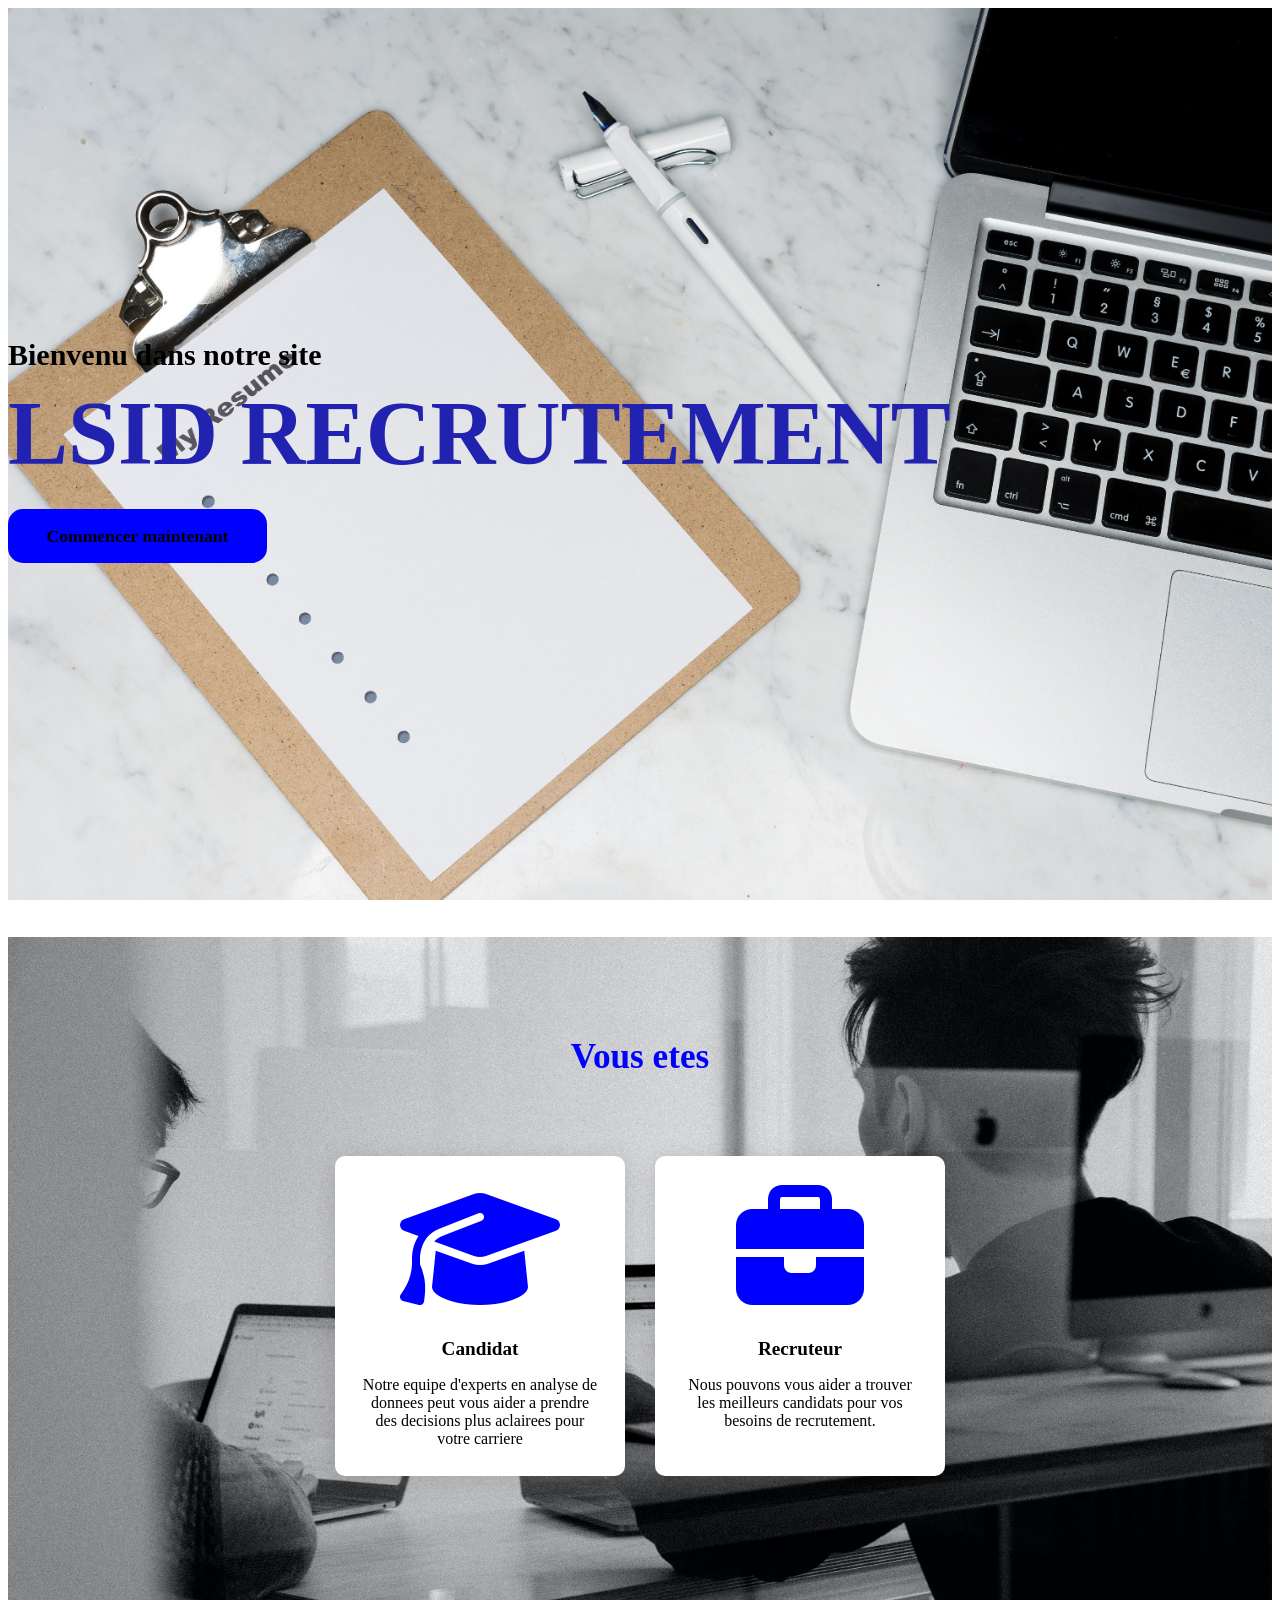
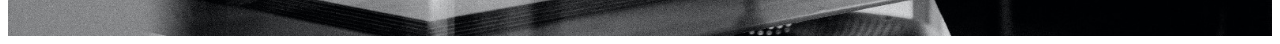
<file: index.html>
<!DOCTYPE html>
<html>
  <head>
    <title>site</title>
    <link rel="stylesheet" href="https://cdnjs.cloudflare.com/ajax/libs/font-awesome/6.3.0/css/all.min.css" >
    <style>
      .main{
    width: 100%;
    min-height: 100vh;
    display: flex;
    align-items: center;
    background: url(images/BACK1.jpeg.jpg) no-repeat;
    background-size:cover;
    background-position: center center;
    background-attachment: fixed;}

  
  .main h2{
    color:black;
    font-size: 30px;
    font-weight: 900;
  }
  
  .main h2 span{
    display: inline-block;
    font-family:Lato;
    margin-top: 10px;
    color: rgb(34, 34, 177);
    font-size: 3em;
    font-weight: 600;
  }
  .main-bin{
    color: black;
    background-color: blue;
    text-decoration: none;
    font-size: 1.1em;
    font-weight: 600;
    display: inline-block;
    padding: 0.9375em 2.187em;
    border-radius: 15px;
    margin-bottom: 40px;
    transition: 0.7s ease;
  }
  
  .main-bin:hover{
    background-color:rgb(252, 220, 220);
    transform: scale(1.1,1.1);
  }
  
  .social-icons a{
    color: blue;
    font-size: 4em;
    padding-right: 100px;
  }
  
  .title{
    display: flex;
    justify-content: center;
    color: blue;
    font-size: 2.2em;
    font-weight: 800;
    padding-top: 100px;
  }
  
  .content{
    display: flex;
    justify-content: center;
    flex-direction: row;
    flex-wrap: wrap;
    height: 530px;
  }
.cards{
  background: url(images/BACK2.jpeg.jpg) no-repeat;
  background-size: cover;
  
}
  .card{
    background-color: #fff;
    width: 15em;
    box-shadow: 0 5px 25px rgba(1 1 1 /15%);
    padding: 25px;
    margin: 15px;
   height: 270PX;
   border-radius: 10px;
   margin-top: 50px;
  }
  
  .card:hover{
    transform: scale(1.1);
    transition: 0.7s ease;
  }
  
  .icon{
    color: blue;
    font-size: 8em;
    text-align: center;
  }
  
  .info{
    text-align: center;
  }
  
  .info h3{
    color: blue;
    font-size: 1.2em;
    font-weight: 700;
    margin: 10px;
  }
  a{
    text-decoration: none;
  }
    </style>
    </head>
  <body>
<section class="main">
  <div>
      <h2>Bienvenu dans notre site<br><span>LSID RECRUTEMENT</span></h2> 
     
      <a href="#Services"  class="main-bin">Commencer maintenant</a>
      </div>
</section>

<section class="cards" id="Services">
  <h2 class="title">Vous etes</h2>
  <div class="content">
      <div class="card">
          <div class="icon">
            <i class="fa-solid fa-graduation-cap"></i>
          </div>
          <div class="info">
            <a class="a1 " href="connecter_C.php">
              <h3 style="color: black;">Candidat</h3>
              <p style="color: black;">Notre equipe d'experts en analyse de donnees peut vous aider a prendre des decisions plus aclairees pour votre carriere</p>
          </div>
      </div>
      <div class="card">
        <div class="icon">
          <i class="fa-solid fa-briefcase"></i>
          </div>
          <div class="info">
            <a class="a1" href="connecter_R.php">
              <h3 style="color: black;">Recruteur</h3>
              <p style="color: black;">Nous pouvons vous aider a trouver les meilleurs candidats pour vos besoins de recrutement.</p>
          </div>
      </div>
  </div>
</section>
</body>
</html>
</file>
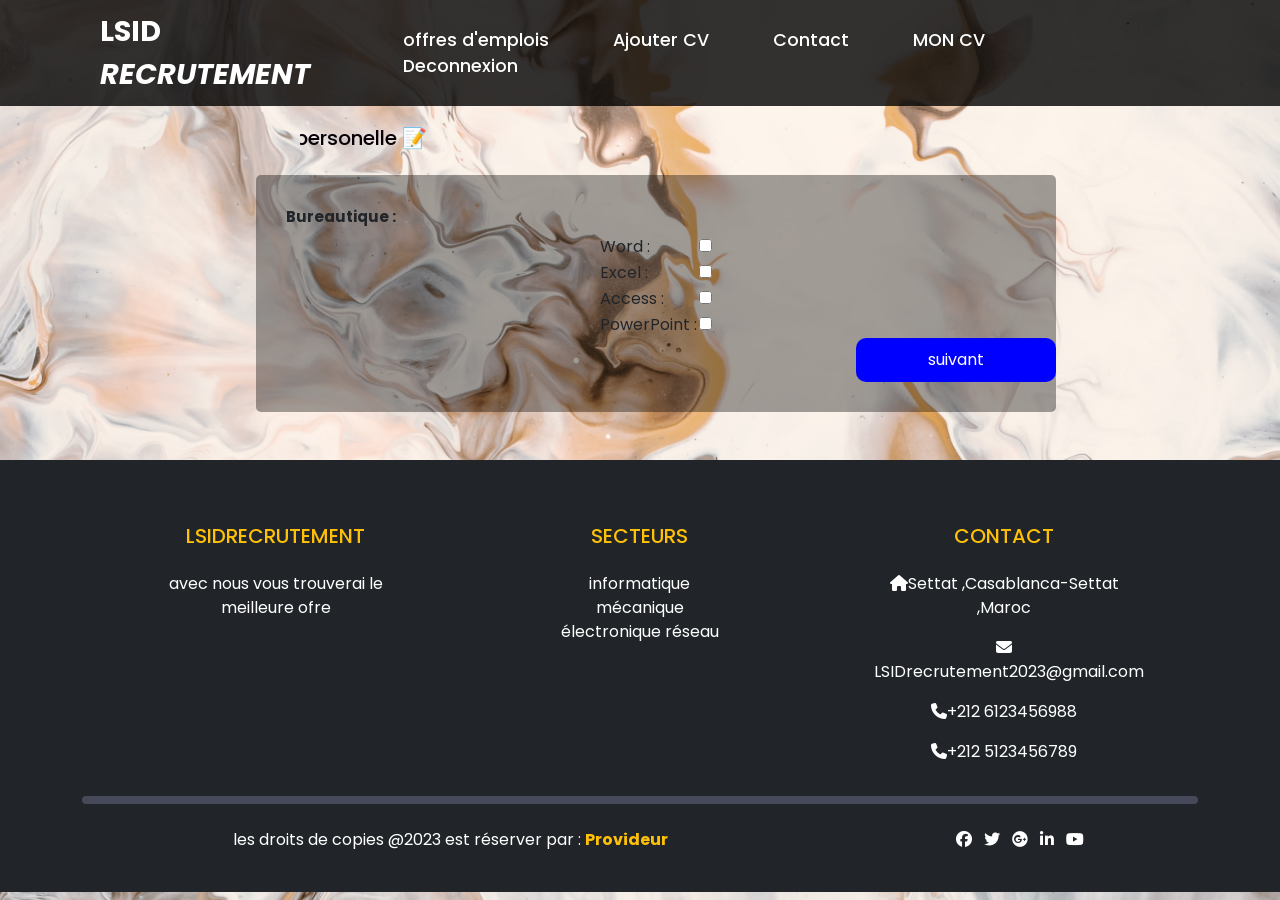
<file: bureautique.html>
<!DOCTYPE html>
<html lang="en">
<head>
    <meta charset="UTF-8">
    <meta http-equiv="X-UA-Compatible" content="IE=edge">
    <meta name="viewport" content="width=device-width, initial-scale=1.0">
    <title>bureautique</title>
    <link rel="stylesheet" href="https://cdnjs.cloudflare.com/ajax/libs/font-awesome/6.3.0/css/all.min.css" integrity="sha512-SzlrxWUlpfuzQ+pcUCosxcglQRNAq/DZjVsC0lE40xsADsfeQoEypE+enwcOiGjk/bSuGGKHEyjSoQ1zVisanQ==" crossorigin="anonymous" referrerpolicy="no-referrer" />
        <style>
            header{
  background-color:  rgba(0, 0, 0, 0.8);
  width: 100%;
 
  z-index: 999;
  display: flex;
  justify-content: space-between;
  align-items: center;
  padding: 10px 100px;
}
.logo{
  text-decoration: none;
  color: white;
  text-transform: uppercase;
  font-weight: 700;
  font-size: 1.8em;
}

.navigation a{
  color: white;
  text-decoration: none;
  font-size: 1.1em;
  font-weight: 500;
  padding: 30px;
}

.navigation a:hover{
  color: #daa520;
}
        </style>
    <link href="https://cdn.jsdelivr.net/npm/bootstrap@5.3.0-alpha1/dist/css/bootstrap.min.css" rel="stylesheet" integrity="sha384-GLhlTQ8iRABdZLl6O3oVMWSktQOp6b7In1Zl3/Jr59b6EGGoI1aFkw7cmDA6j6gD" crossorigin="anonymous">

    <link href="sytle1.css" rel="stylesheet">
    <script src="https://code.jquery.com/jquery-3.6.0.min.js"></script>
</head>
<body>
    <header>
        <a href="#" class="logo">LSID<em class="e1"> recrutement</em></a>
        <nav class="navigation">
            <a href="acueil_condidat.php">offres d'emplois</a>
            <a href="profil.php">Ajouter CV</a>
            <a href="#foot">Contact</a>
            <a href="cv.php">MON CV</a>
            <a href="deconnexion_C.php">Deconnexion</a>
        </nav>
    </header>
       <div class="h5">
        <h5 > <marquee behavior="" direction="right"> remplir votre profil professionnelle et personelle  📝</marquee> </h5>

    </div>
    <form action="bureautique.php" method="post">
        <label>Bureautique : </label> 
                                                    
                                    
        <table class="nonMarg1">
    <tr ><td> Word :  </td>
        <td><input type="checkbox"  name="bureau[]" value="word" ></td></tr>
   <tr> 
    <td>Excel : </td><td><input type="checkbox" name="bureau[]" value="excel"></td></tr>
    <tr class=><td>Access : </td>
        <td><input type="checkbox" name="bureau[]" value="access"></td></tr>
    <tr class=><td>PowerPoint :  </td>
        <td><input type="checkbox" name="bureau[]" value="PowerPoint" ></td></tr>
</table>
<button id="btn" name="suivant">suivant</button>
    </form>
</body>
<br>
<br>
<footer class="bg-dark text-white pt-5 pb-4">
    <div class="container text-center text-md-left"> 
        <div class="row text-center text-md-left">
            <div class="col-md-3 col-xl-3 mx-auto mt-3">
            <h5 class="text-uppercase mb-4 font-weight-bold text-warning">LSIDrecrutement
            </h5>
            <p>avec nous vous trouverai le meilleure ofre</p>
            
        </div>
<div class="col-md-2 col-lg-2 col-xl-2 mx-auto mt-3">
    <h5 class="text-uppercase mb-4 font-weight-bold text-warning"> Secteurs
    </h5>
    <p>
        <a href="#" class="text-white" style="text-decoration :none;">informatique</a>
   

    <a href="#" class="text-white" style="text-decoration :none;">mécanique</a>
    <a href="#" class="text-white" style="text-decoration :none;">électronique</a>
    <a href="#" class="text-white" style="text-decoration :none;">réseau</a>
</p>
</div>
<div class="col-md-4 col-lg-3 col-xl-3 mx-auto mt-3">
    <h5 class="text-uppercase mb-4 font-weight-bold text-warning" > Contact</h5>
    <p>
        <i class="fas fa-home mr-3"></i>Settat ,Casablanca-Settat ,Maroc
    </p>
    <p>
        <i class="fas fa-envelope mr-3"></i>LSIDrecrutement2023@gmail.com
    </p>
    <p>
        <i class="fas fa-phone mr-3"></i>+212 6123456988
    </p>
    <p>
        <i class="fas fa-phone mr-3"></i>+212 5123456789
    </p>
</div>
    </div>
    <hr class="mb-4">
    <div class="row alig-items-center">
        <div class="col-md-7 col-lg-8"> 
            <p>les droits de copies @2023 est réserver par :
                <a href="#" style="text-decoration: none;">
                    <strong class="text-warning">Provideur</strong>
                </a>

            </p>


        </div>
        <div class="col-md-5 col-lg-4">
            <div class="text-center text-md-right">
                <ul class="list-unstyled list-inline">
                    <li class="list-inline-item">
                   <a href="#" class="btn-floating btn-sm text-white"><i class="fab fa-facebook"></i></a>
                    </li>
                    <li class="list-inline-item">
                        <a href="#" class="btn-floating btn-sm text-white"><i class="fab fa-twitter"></i></a>
                         </li>
                         <li class="list-inline-item">
                            <a href="#" class="btn-floating btn-sm text-white"><i class="fab fa-google-plus"></i></a>

                             </li>
                             <li class="list-inline-item">
                                <a href="#" class="btn-floating btn-sm text-white"><i class="fab fa-linkedin-in"></i></a>
                                 </li>
                                 <li class="list-inline-item">
                                    <a href="#" class="btn-floating btn-sm text-white"><i class="fab fa-youtube"></i></a>
                                     </li>
            </div>

        </div>
    </div>
    </div>
</footer>
</html>
</file>
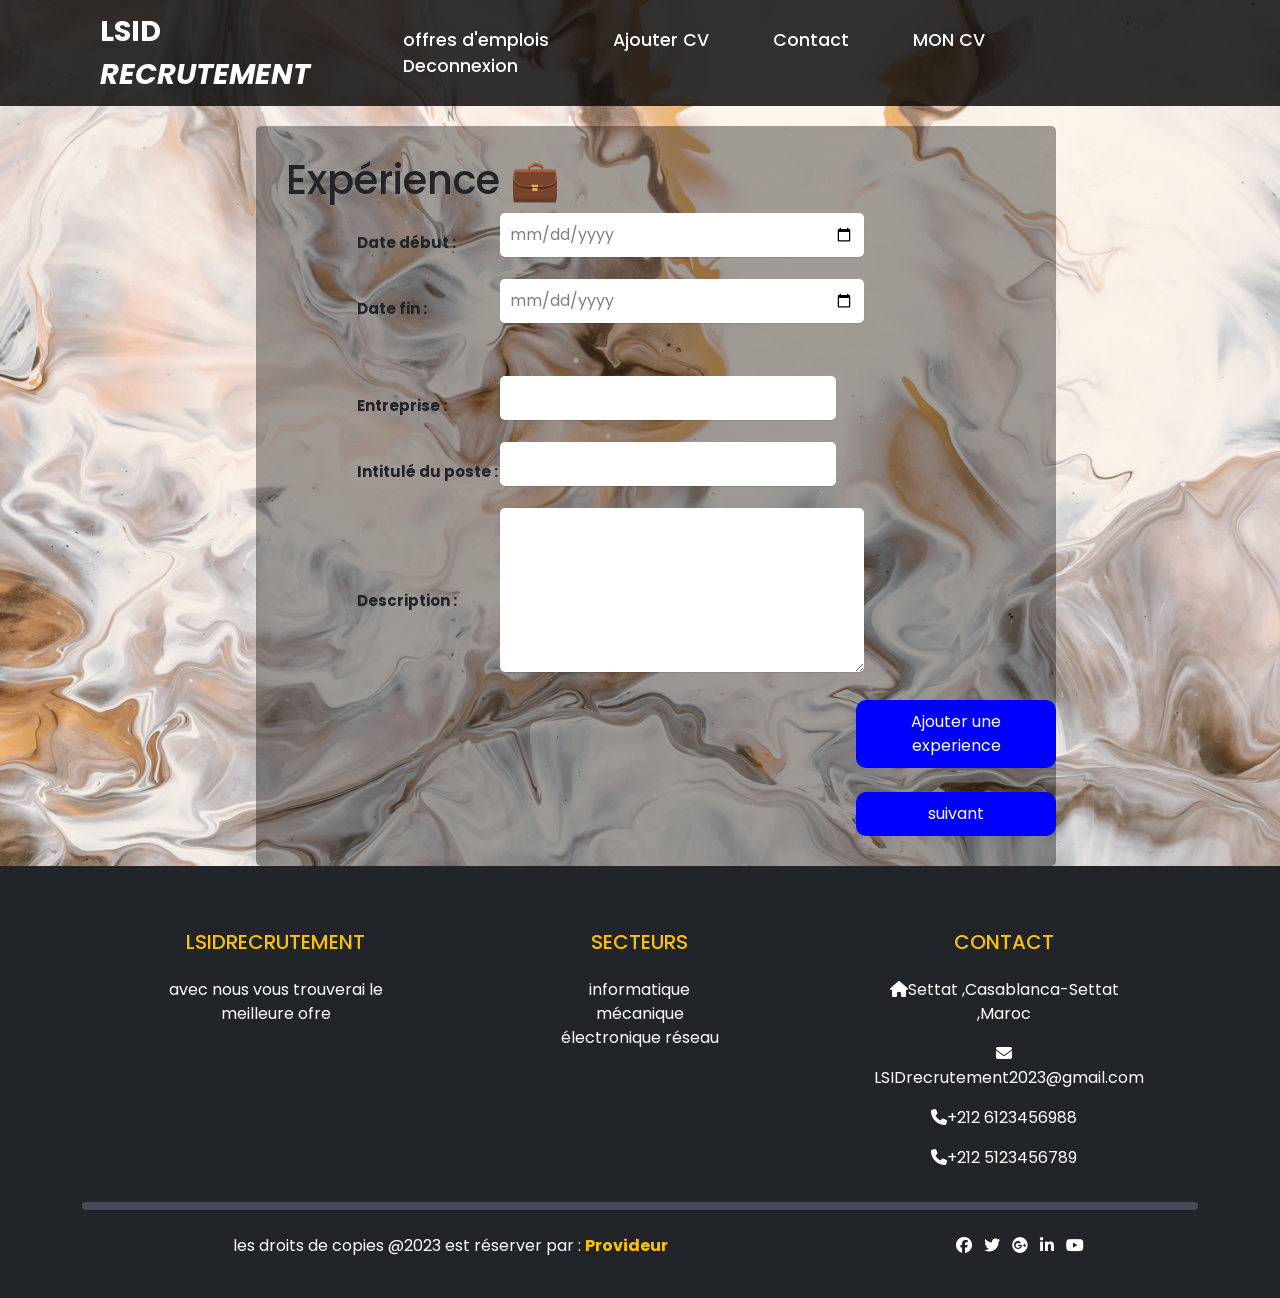
<file: experience.html>
<!DOCTYPE html>
<html lang="en">

<head>
    <meta charset="UTF-8">
    <meta http-equiv="X-UA-Compatible" content="IE=edge">
    <meta name="viewport" content="width=device-width, initial-scale=1.0">
    <title>Expérience professionnelle</title>
    <link rel="stylesheet" href="https://cdnjs.cloudflare.com/ajax/libs/font-awesome/6.3.0/css/all.min.css"
        integrity="sha512-SzlrxWUlpfuzQ+pcUCosxcglQRNAq/DZjVsC0lE40xsADsfeQoEypE+enwcOiGjk/bSuGGKHEyjSoQ1zVisanQ=="
        crossorigin="anonymous" referrerpolicy="no-referrer"   />

    <link href="https://cdn.jsdelivr.net/npm/bootstrap@5.3.0-alpha1/dist/css/bootstrap.min.css" rel="stylesheet"
        integrity="sha384-GLhlTQ8iRABdZLl6O3oVMWSktQOp6b7In1Zl3/Jr59b6EGGoI1aFkw7cmDA6j6gD" crossorigin="anonymous">
        <style>
            header{
  background-color:  rgba(0, 0, 0, 0.8);
  width: 100%;
  z-index: 999;
  display: flex;
  justify-content: space-between;
  align-items: center;
  padding: 10px 100px;
}
.logo{
  text-decoration: none;
  color: white;
  text-transform: uppercase;
  font-weight: 700;
  font-size: 1.8em;
}

.navigation a{
  color: white;
  text-decoration: none;
  font-size: 1.1em;
  font-weight: 500;
  padding: 30px;
}

.navigation a:hover{
  color: #daa520;
}
        </style>
    <link href="sytle1.css" rel="stylesheet">
    <script src="https://code.jquery.com/jquery-3.6.0.min.js"></script>
</head>

<body>
    <header>
        <a href="#" class="logo">LSID<em class="e1"> recrutement</em></a>
        <nav class="navigation">
            <a href="acueil_condidat.php">offres d'emplois</a>
            <a href="profil.php">Ajouter CV</a>
            <a href="#foot">Contact</a>
            <a href="cv.php">MON CV</a>
            <a href="deconnexion_C.php">Deconnexion</a>
        </nav>
    </header>
    <form method="post" action="experience.html" id="form">
        <h1>Expérience <span>&#x1F4BC;</span></h1>
        <div id="conteneur_experience">

           
            <table>
                <tr>
                    <td><label>Date début :</label></td>
                    <td><input type="date" value="" name="date_debut" id="date_debut[0]" /></td>
                </tr>
                <tr>
                    <td><label>Date fin :</label></td>
                    <td><input type="date" value="" name="date_fin" id="date_fin[0]" /></td>
                </tr>
                <tr>
                    <td><label>&nbsp;</label></td>
                </tr>
                <tr>
                    <td><label>Entreprise :</label></td>
                    <td><input type="text" maxlength="200" value="" class="compet" name="entreprise"
                            id="entreprise[0]" /></td>
                </tr>
                <tr>
                    <td><label>Intitulé du poste :</label></td>
                    <td><input type="text" maxlength="150" value="" class="compet" name="intitule" id="intitule[0]" />
                    </td>
                </tr>
                <tr>
                    <td><label>Description :</label></td>
                    <td><textarea cols="30" rows="6" class="input_textearea" class="compet" name="descripition"
                            id="descripition[0]"></textarea> </td>
                </tr>
            </table>
        </div>
        <button type="submit" id="ajouter_experience">Ajouter une experience</button>
        <br>
        <br>
        <button id="btn" name="suivant">suivant</button>
    </form>

    <script>
        var i = 0;
        $("#ajouter_experience").click(function (event) {
            i++;
            event.preventDefault();
            $("#conteneur_experience").append('<hr><table id="table_' + i + '"><tr><td class="excp" ></td></tr><tr><td><label>Date début : </label></td><td><input  type="date" value="" id="date_debut[' + i + ']"/></td></tr><tr><td><label>Date fin :  </label></td><td><input  type="date"  value="" id="date_fin[' + i + ']"/></td></tr><tr> <td><label>&nbsp;</label></td></tr><tr><td><label>Entreprise :  </label></td><td><input  type="text" maxlength="200" value="" id="entreprise[' + i + ']"  /></td></tr><tr><td><label>Intitulé du poste : </label></td><td><input  type="text" maxlength="150" value="" id="intitule[' + i + ']"  />		     </td></tr><tr><td><label >Description :    </label></td><td><textarea  cols="30" rows="6" class="input_textearea" id=descripition[' + i + ']></textarea> </td></tr> </table>')

        });


        $(document).on('submit', '#form', function (e) {


            let date_debut = [];
            let date_fin = [];
            let entreprise = [];
            let intitule = [];
            let descripition = []
            e.preventDefault();
            event.preventDefault();

            for (var j = 0; j <= i; j++) {
                date_debut.push(document.getElementById("date_debut[" + j + "]").value)
                date_fin.push(document.getElementById("date_fin[" + j + "]").value)
                entreprise.push(document.getElementById("entreprise[" + j + "]").value)
                intitule.push(document.getElementById("intitule[" + j + "]").value)
                descripition.push(document.getElementById("descripition[" + j + "]").value)

            }



            e.preventDefault();
            $.ajax({
                url: 'experience.php',
                type: 'POST',
                data: {
                    suivant: "true",
                    date_debut: date_debut,
                    date_fin: date_fin,
                    entreprise: entreprise,
                    intitule_poste: intitule,
                    description: descripition,

                },
                success: function (response) {
                    console.log(response)
                    // Traite la réponse de PHP si besoin
                    window.location.href = "langue.html";
                },
                error: function (jqXHR, textStatus, errorThrown) {
                    console.log(textStatus, errorThrown);
                }
            });
        });


    </script>
</body>
<footer class="bg-dark text-white pt-5 pb-4">
    <div class="container text-center text-md-left">
        <div class="row text-center text-md-left">
            <div class="col-md-3 col-xl-3 mx-auto mt-3">
                <h5 class="text-uppercase mb-4 font-weight-bold text-warning">LSIDrecrutement
                </h5>
                <p>avec nous vous trouverai le meilleure ofre</p>

            </div>
            <div class="col-md-2 col-lg-2 col-xl-2 mx-auto mt-3">
                <h5 class="text-uppercase mb-4 font-weight-bold text-warning"> Secteurs
                </h5>
                <p>
                    <a href="#" class="text-white" style="text-decoration :none;">informatique</a>


                    <a href="#" class="text-white" style="text-decoration :none;">mécanique</a>
                    <a href="#" class="text-white" style="text-decoration :none;">électronique</a>
                    <a href="#" class="text-white" style="text-decoration :none;">réseau</a>
                </p>
            </div>
            <div class="col-md-4 col-lg-3 col-xl-3 mx-auto mt-3">
                <h5 class="text-uppercase mb-4 font-weight-bold text-warning"> Contact</h5>
                <p>
                    <i class="fas fa-home mr-3"></i>Settat ,Casablanca-Settat ,Maroc
                </p>
                <p>
                    <i class="fas fa-envelope mr-3"></i>LSIDrecrutement2023@gmail.com
                </p>
                <p>
                    <i class="fas fa-phone mr-3"></i>+212 6123456988
                </p>
                <p>
                    <i class="fas fa-phone mr-3"></i>+212 5123456789
                </p>
            </div>
        </div>
        <hr class="mb-4">
        <div class="row alig-items-center">
            <div class="col-md-7 col-lg-8">
                <p>les droits de copies @2023 est réserver par :
                    <a href="#" style="text-decoration: none;">
                        <strong class="text-warning">Provideur</strong>
                    </a>

                </p>


            </div>
            <div class="col-md-5 col-lg-4">
                <div class="text-center text-md-right">
                    <ul class="list-unstyled list-inline">
                        <li class="list-inline-item">
                            <a href="#" class="btn-floating btn-sm text-white"><i class="fab fa-facebook"></i></a>
                        </li>
                        <li class="list-inline-item">
                            <a href="#" class="btn-floating btn-sm text-white"><i class="fab fa-twitter"></i></a>
                        </li>
                        <li class="list-inline-item">
                            <a href="#" class="btn-floating btn-sm text-white"><i class="fab fa-google-plus"></i></a>

                        </li>
                        <li class="list-inline-item">
                            <a href="#" class="btn-floating btn-sm text-white"><i class="fab fa-linkedin-in"></i></a>
                        </li>
                        <li class="list-inline-item">
                            <a href="#" class="btn-floating btn-sm text-white"><i class="fab fa-youtube"></i></a>
                        </li>
                </div>

            </div>
        </div>
    </div>
</footer>

</html>
</file>
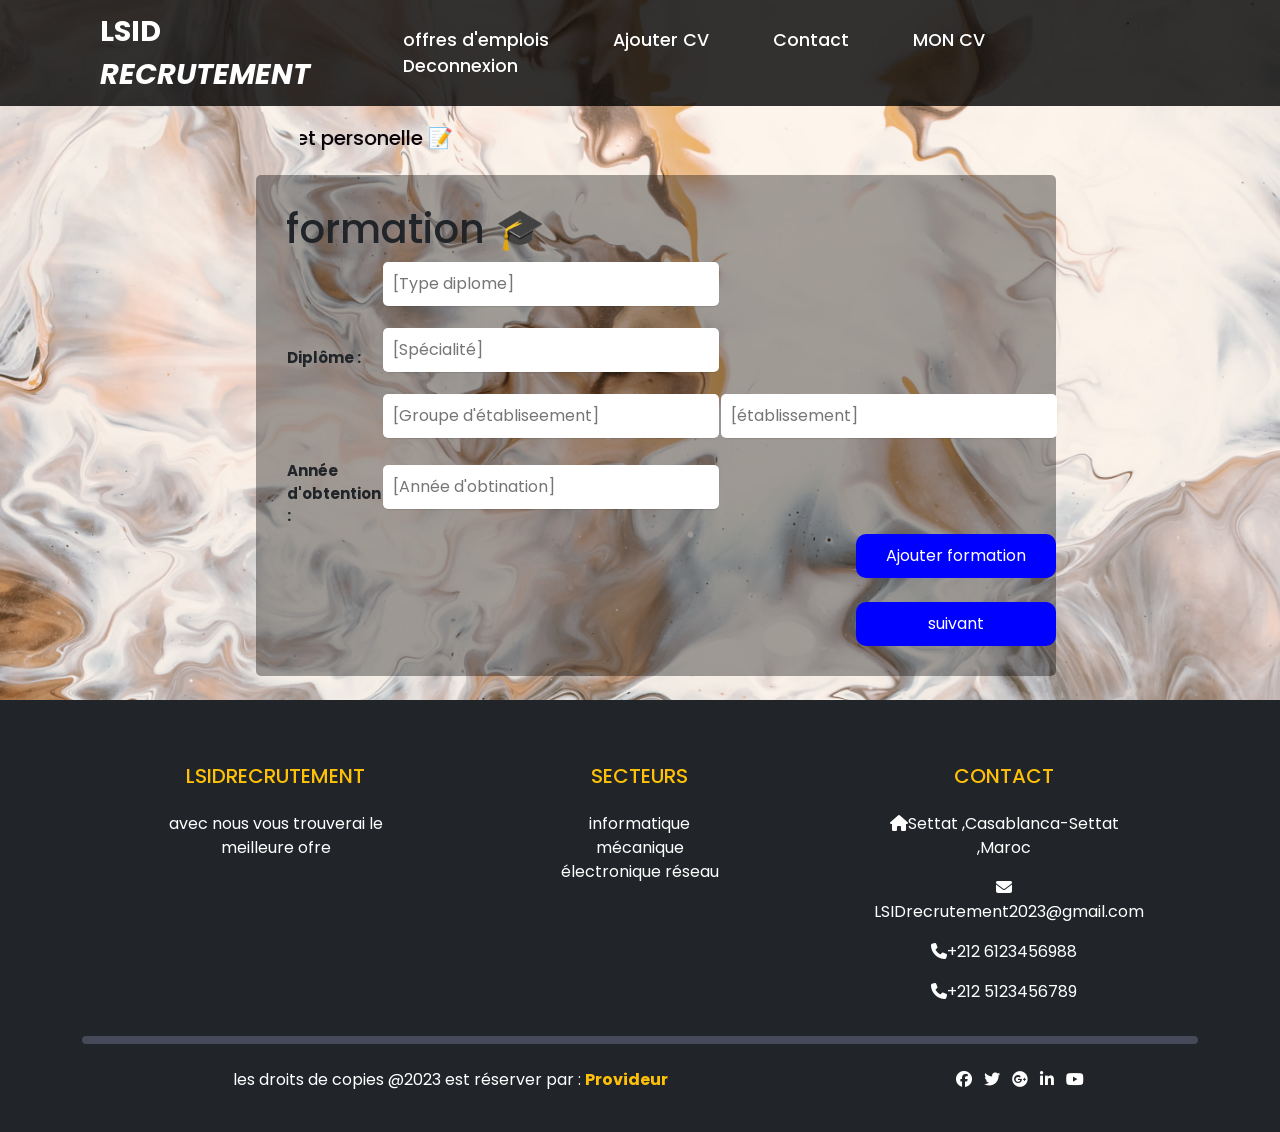
<file: formation.html>
<!DOCTYPE html>
<html lang="en">

<head>
    <meta charset="UTF-8">
    <meta http-equiv="X-UA-Compatible" content="IE=edge">
    <meta name="viewport" content="width=device-width, initial-scale=1.0">
    <title>langues</title>
    <link rel="stylesheet" href="https://cdnjs.cloudflare.com/ajax/libs/font-awesome/6.3.0/css/all.min.css"
        integrity="sha512-SzlrxWUlpfuzQ+pcUCosxcglQRNAq/DZjVsC0lE40xsADsfeQoEypE+enwcOiGjk/bSuGGKHEyjSoQ1zVisanQ=="
        crossorigin="anonymous" referrerpolicy="no-referrer" />

    <link href="https://cdn.jsdelivr.net/npm/bootstrap@5.3.0-alpha1/dist/css/bootstrap.min.css" rel="stylesheet"
        integrity="sha384-GLhlTQ8iRABdZLl6O3oVMWSktQOp6b7In1Zl3/Jr59b6EGGoI1aFkw7cmDA6j6gD" crossorigin="anonymous">

    <link href="sytle1.css" rel="stylesheet">
    <style>
    header{
  background-color:  rgba(0, 0, 0, 0.8);
  width: 100%;
  z-index: 999;
  display: flex;
  justify-content: space-between;
  align-items: center;
  padding: 10px 100px;
}
.logo{
  text-decoration: none;
  color: white;
  text-transform: uppercase;
  font-weight: 700;
  font-size: 1.8em;
}

.navigation a{
  color: white;
  text-decoration: none;
  font-size: 1.1em;
  font-weight: 500;
  padding: 30px;
}

.navigation a:hover{
  color: #daa520;
}
    </style>


    <script src="https://code.jquery.com/jquery-3.6.0.min.js"></script>
</head>

<body>
    <header>
        <a href="#" class="logo">LSID<em class="e1"> recrutement</em></a>
        <nav class="navigation">
            <a href="acueil_condidat.php">offres d'emplois</a>
            <a href="profil.php">Ajouter CV</a>
            <a href="#foot">Contact</a>
            <a href="cv.php">MON CV</a>
            <a href="deconnexion_C.php">Deconnexion</a>
        </nav>
    </header>
    <div class="h5">
        <h5>
            <marquee behavior="" direction="right"> remplir votre profil professionnelle et personelle 📝</marquee>
        </h5>

    </div>
    <form method="post" action="formation.php" id="form">
        <div id="for">
            <h1>formation <span>&#x1F393</span></h1>

            <table>
                <tr>
                    <td>
                        <label>&nbsp; </label>
                    </td>
                    <td><input type="text" placeholder="[Type diplome]" name="type_diplome[0]" id="type_diplome[0]">
                    </td>
                </tr>
                <tr>
                    <td>
                        <label>Diplôme : </label>
                    </td>
                    <td><input type="text" placeholder="[Spécialité]" name="specialite" id="specialite[0]">

                    </td>
                </tr>
                <tr>
                    <td>
                        <label>&nbsp; </label>
                    </td>
                    <td><input type="text" placeholder="[Groupe d'établiseement]" name="groupe_etablissement"
                            id="groupe_etablissement[0]">
                    <td><input type="text" placeholder="[établissement]" name="etablissement" id="etablissement[0]">
                    </td>
                </tr>
                <tr>
                    <td>
                        <label>Année d'obtention : </label>
                    </td>
                    <td><input type="text" placeholder="[Année d'obtination]" name="annee_obtinnation"
                            id="annee_obtinnation[0]"></td>
                </tr>
            </table>

        </div>
        <button type="submit" id="ajouter_for">Ajouter formation</button>
        <br>
        <br>
        <button id="btn" name="suivant" id="suivant">suivant</button>
    </form>



    <script>


        var i = 0;


        $("#ajouter_for").click(function (event) {
            i++
            event.preventDefault();

            $("#for").append('<hr><table id="table-' + i + '"><tr><td><label>&nbsp;</label></td><td><input type="text" placeholder="[Type diplome]" name="type_diplome[' + i + ']" id="type_diplome[' + i + ']"></td></tr><tr><td><label>Diplôme :</label></td><td><input type="text" placeholder="[Spécialité]" name="specialite[]" id="specialite[' + i + ']"></td></tr><tr><td><label>&nbsp;</label></td><td><input type="text" placeholder="[Groupe d\'établissement]" name="groupe_etablissement[]" id="groupe_etablissement[' + i + ']"></td><td><input type="text" placeholder="[établissement]" name="etablissement[]" id="etablissement[' + i + ']"></td></tr><tr><td><label>Année dobtinnation :</label></td><td><input type="text" placeholder="[Année d\'obtinnation]" name="annee_obtention[]" id="annee_obtinnation[' + i + ']"></td></tr></table></hr>');
        });
        $(document).on('submit', '#form', function (e) {

            let type_diplomew = [];
            let specialite = [];
            let groupe_etablissement = [];
            let etablissement = [];
            let annee_obtention = [];
            e.preventDefault();

            event.preventDefault();

            console.log("dhihdjd")

            for (var j = 0; j <= i; j++) {

                type_diplomew.push(document.getElementById("type_diplome[" + j + "]").value)
                specialite.push(document.getElementById("specialite[" + j + "]").value)
                groupe_etablissement.push(document.getElementById("groupe_etablissement[" + j + "]").value)
                etablissement.push(document.getElementById("etablissement[" + j + "]").value)
                annee_obtention.push(document.getElementById("annee_obtinnation[" + j + "]").value)

            }
            console.log(type_diplomew)

            // Envoie les données à PHP via une requête AJAX
            $.ajax({
                url: 'formation.php',
                type: 'POST',
                data: {
                    suivant: "true",
                    type_diplome: type_diplomew,
                    specialite: specialite,
                    groupe_etablissement: groupe_etablissement,
                    etablissement: etablissement,
                    annee_obtention: annee_obtention
                },
                success: function (response) {
                    console.log(response)
                    // Traite la réponse de PHP si besoin
                    window.location.href = "experience.html";
                },
                error: function (jqXHR, textStatus, errorThrown) {
                    console.log(textStatus, errorThrown);
                }
            });
        });

// });



    </script>
</body>
<br>

<footer class="bg-dark text-white pt-5 pb-4">
    <div class="container text-center text-md-left">
        <div class="row text-center text-md-left">
            <div class="col-md-3 col-xl-3 mx-auto mt-3">
                <h5 class="text-uppercase mb-4 font-weight-bold text-warning">LSIDrecrutement
                </h5>
                <p>avec nous vous trouverai le meilleure ofre</p>

            </div>
            <div class="col-md-2 col-lg-2 col-xl-2 mx-auto mt-3">
                <h5 class="text-uppercase mb-4 font-weight-bold text-warning"> Secteurs
                </h5>
                <p>
                    <a href="#" class="text-white" style="text-decoration :none;">informatique</a>


                    <a href="#" class="text-white" style="text-decoration :none;">mécanique</a>
                    <a href="#" class="text-white" style="text-decoration :none;">électronique</a>
                    <a href="#" class="text-white" style="text-decoration :none;">réseau</a>
                </p>
            </div>
            <div class="col-md-4 col-lg-3 col-xl-3 mx-auto mt-3">
                <h5 class="text-uppercase mb-4 font-weight-bold text-warning"> Contact</h5>
                <p>
                    <i class="fas fa-home mr-3"></i>Settat ,Casablanca-Settat ,Maroc
                </p>
                <p>
                    <i class="fas fa-envelope mr-3"></i>LSIDrecrutement2023@gmail.com
                </p>
                <p>
                    <i class="fas fa-phone mr-3"></i>+212 6123456988
                </p>
                <p>
                    <i class="fas fa-phone mr-3"></i>+212 5123456789
                </p>
            </div>
        </div>
        <hr class="mb-4">
        <div class="row alig-items-center">
            <div class="col-md-7 col-lg-8">
                <p>les droits de copies @2023 est réserver par :
                    <a href="#" style="text-decoration: none;">
                        <strong class="text-warning">Provideur</strong>
                    </a>

                </p>


            </div>
            <div class="col-md-5 col-lg-4">
                <div class="text-center text-md-right">
                    <ul class="list-unstyled list-inline">
                        <li class="list-inline-item">
                            <a href="#" class="btn-floating btn-sm text-white"><i class="fab fa-facebook"></i></a>
                        </li>
                        <li class="list-inline-item">
                            <a href="#" class="btn-floating btn-sm text-white"><i class="fab fa-twitter"></i></a>
                        </li>
                        <li class="list-inline-item">
                            <a href="#" class="btn-floating btn-sm text-white"><i class="fab fa-google-plus"></i></a>

                        </li>
                        <li class="list-inline-item">
                            <a href="#" class="btn-floating btn-sm text-white"><i class="fab fa-linkedin-in"></i></a>
                        </li>
                        <li class="list-inline-item">
                            <a href="#" class="btn-floating btn-sm text-white"><i class="fab fa-youtube"></i></a>
                        </li>
                </div>

            </div>
        </div>
    </div>
</footer>

</html>
</file>
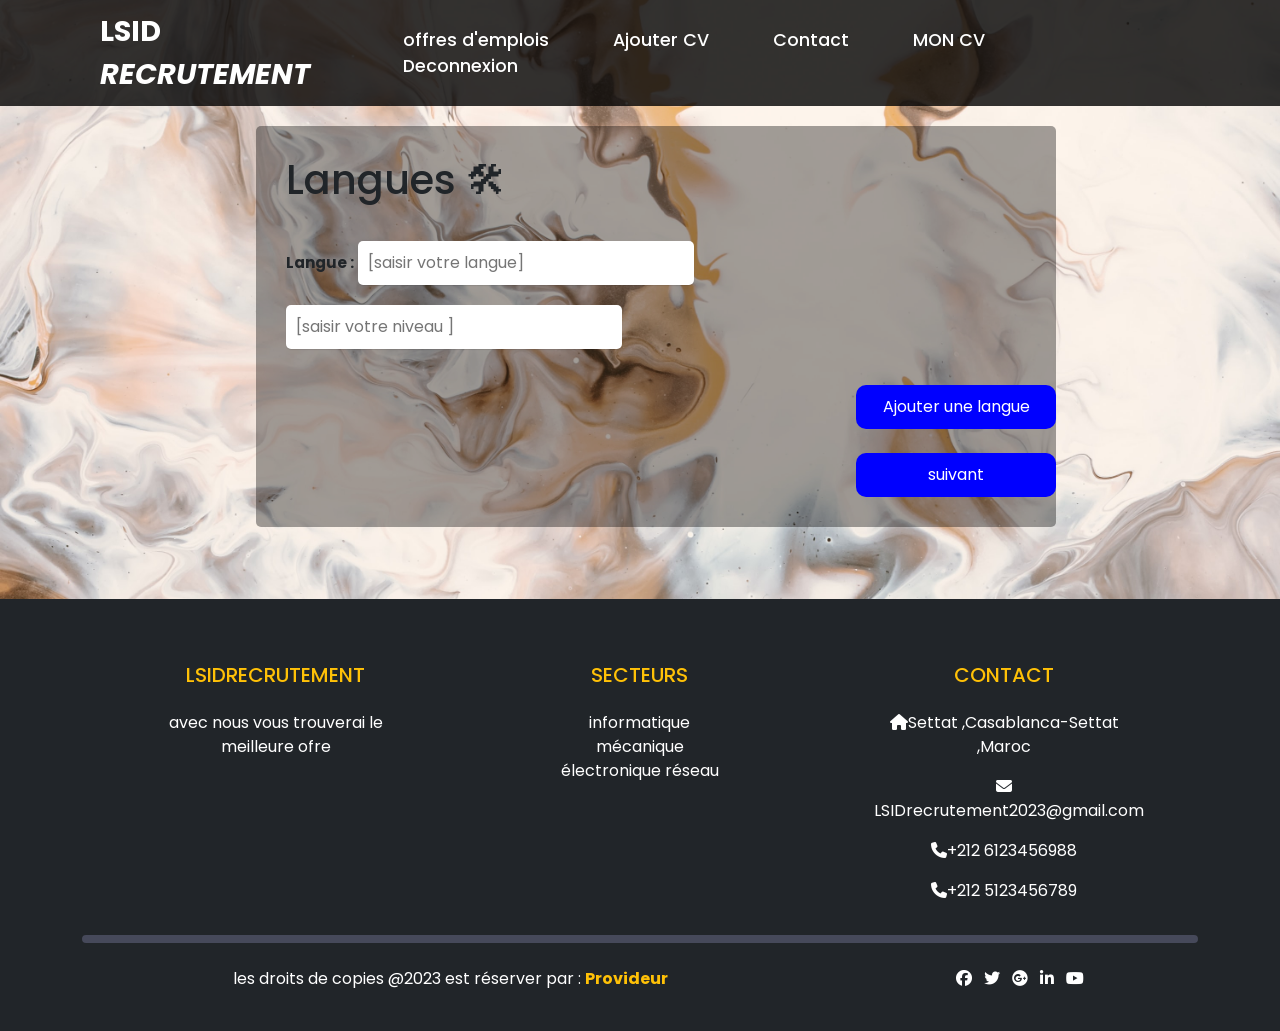
<file: langue.html>
<!DOCTYPE html>
<html lang="en">
<head>
    <meta charset="UTF-8">
    <meta http-equiv="X-UA-Compatible" content="IE=edge">
    <meta name="viewport" content="width=device-width, initial-scale=1.0">
    <title>langues</title>
    <link rel="stylesheet" href="https://cdnjs.cloudflare.com/ajax/libs/font-awesome/6.3.0/css/all.min.css" integrity="sha512-SzlrxWUlpfuzQ+pcUCosxcglQRNAq/DZjVsC0lE40xsADsfeQoEypE+enwcOiGjk/bSuGGKHEyjSoQ1zVisanQ==" crossorigin="anonymous" referrerpolicy="no-referrer" />
        
    <link href="https://cdn.jsdelivr.net/npm/bootstrap@5.3.0-alpha1/dist/css/bootstrap.min.css" rel="stylesheet" integrity="sha384-GLhlTQ8iRABdZLl6O3oVMWSktQOp6b7In1Zl3/Jr59b6EGGoI1aFkw7cmDA6j6gD" crossorigin="anonymous">

    <link href="sytle1.css" rel="stylesheet">
    <script src="https://code.jquery.com/jquery-3.6.0.min.js"></script>
    <style>
                header{
  background-color:  rgba(0, 0, 0, 0.8);
  width: 100%;
  z-index: 999;
  display: flex;
  justify-content: space-between;
  align-items: center;
  padding: 10px 100px;
}
.logo{
  text-decoration: none;
  color: white;
  text-transform: uppercase;
  font-weight: 700;
  font-size: 1.8em;
}

.navigation a{
  color: white;
  text-decoration: none;
  font-size: 1.1em;
  font-weight: 500;
  padding: 30px;
}

.navigation a:hover{
  color: #daa520;
}
    </style>
</head>

<body>
    <header>
        <a href="#" class="logo">LSID<em class="e1"> recrutement</em></a>
        <nav class="navigation">
            <a href="acueil_condidat.php">offres d'emplois</a>
            <a href="profil.php">Ajouter CV</a>
            <a href="#foot">Contact</a>
            <a href="cv.php">MON CV</a>
            <a href="deconnexion_C.php">Deconnexion</a>
        </nav>
    </header>
    <form method="post" action="langue.php" id="form">
        <h1>Langues &#x1F6E0;</h1>
                                            
                                               
                                                <div  id="conteneur_langue">
                                                    <label>&nbsp;  </label> 
                                                 
                                                      <p class="input select"><label class="comp1">Langue :      </label> 
                                                      <input type="text" class="comp" placeholder="[saisir votre langue]" id="langue[0]">
                                                      <input type="text" class="comp" placeholder="[saisir votre niveau ]" id="niveau_langue[0]">
                                                       
                                                   
                               
                                    </p>  </div>
                                    <button type="submit" id="ajouter_langue">Ajouter une langue</button>
                                    <br>
<br>
<button id="btn" name="suivant">suivant</button>
    </form>
    <script> var i=0;
     let langue=[];                                                                        
                        let niveau_langue=[];
         $("#ajouter_langue").click(function(event){i++;
            event.preventDefault();
                                                                            $("#conteneur_langue").append('<hr>          <p class="input select" id=><label class="comp1">Langue :  </label> <input type="text" class="comp" placeholder="[saisir votre langue]" id="langue['+i+']"><input type="text" class="comp" placeholder="[saisir votre niveau]" id="niveau_langue['+i+']"></p></hr> ')
                                                                        });
                                                                        $(document).on('submit','#form',function(e){
                                                                           
    
                       
                                                                         e.preventDefault();
 event.preventDefault();

    for(var j=0;j<=i;j++){
   langue.push(document.getElementById("langue["+j+"]").value)
  niveau_langue.push(document.getElementById("niveau_langue["+j+"]").value)
    }
    e.preventDefault();
     $.ajax({
        url: 'langue.php',
        type: 'POST',
        data: {
            suivant:"true",
          langue:langue,
           niveau_langue:niveau_langue
           
           
        },
        success: function(response) {
            console.log(response)
            // Traite la réponse de PHP si besoin
        window.location.href = "bureautique.html";
        },
        error: function(jqXHR, textStatus, errorThrown) {
            console.log(textStatus, errorThrown);
        }
    });
});

    </script>
</body>
<br>
<br>
<br>
<footer class="bg-dark text-white pt-5 pb-4">
    <div class="container text-center text-md-left"> 
        <div class="row text-center text-md-left">
            <div class="col-md-3 col-xl-3 mx-auto mt-3">
            <h5 class="text-uppercase mb-4 font-weight-bold text-warning">LSIDrecrutement
            </h5>
            <p>avec nous vous trouverai le meilleure ofre</p>
            
        </div>
<div class="col-md-2 col-lg-2 col-xl-2 mx-auto mt-3">
    <h5 class="text-uppercase mb-4 font-weight-bold text-warning"> Secteurs
    </h5>
    <p>
        <a href="#" class="text-white" style="text-decoration :none;">informatique</a>
   

    <a href="#" class="text-white" style="text-decoration :none;">mécanique</a>
    <a href="#" class="text-white" style="text-decoration :none;">électronique</a>
    <a href="#" class="text-white" style="text-decoration :none;">réseau</a>
</p>
</div>
<div class="col-md-4 col-lg-3 col-xl-3 mx-auto mt-3">
    <h5 class="text-uppercase mb-4 font-weight-bold text-warning" > Contact</h5>
    <p>
        <i class="fas fa-home mr-3"></i>Settat ,Casablanca-Settat ,Maroc
    </p>
    <p>
        <i class="fas fa-envelope mr-3"></i>LSIDrecrutement2023@gmail.com
    </p>
    <p>
        <i class="fas fa-phone mr-3"></i>+212 6123456988
    </p>
    <p>
        <i class="fas fa-phone mr-3"></i>+212 5123456789
    </p>
</div>
    </div>
    <hr class="mb-4">
    <div class="row alig-items-center">
        <div class="col-md-7 col-lg-8"> 
            <p>les droits de copies @2023 est réserver par :
                <a href="#" style="text-decoration: none;">
                    <strong class="text-warning">Provideur</strong>
                </a>

            </p>


        </div>
        <div class="col-md-5 col-lg-4">
            <div class="text-center text-md-right">
                <ul class="list-unstyled list-inline">
                    <li class="list-inline-item">
                   <a href="#" class="btn-floating btn-sm text-white"><i class="fab fa-facebook"></i></a>
                    </li>
                    <li class="list-inline-item">
                        <a href="#" class="btn-floating btn-sm text-white"><i class="fab fa-twitter"></i></a>
                         </li>
                         <li class="list-inline-item">
                            <a href="#" class="btn-floating btn-sm text-white"><i class="fab fa-google-plus"></i></a>

                             </li>
                             <li class="list-inline-item">
                                <a href="#" class="btn-floating btn-sm text-white"><i class="fab fa-linkedin-in"></i></a>
                                 </li>
                                 <li class="list-inline-item">
                                    <a href="#" class="btn-floating btn-sm text-white"><i class="fab fa-youtube"></i></a>
                                     </li>
            </div>

        </div>
    </div>
    </div>
</footer>

</html>
</file>
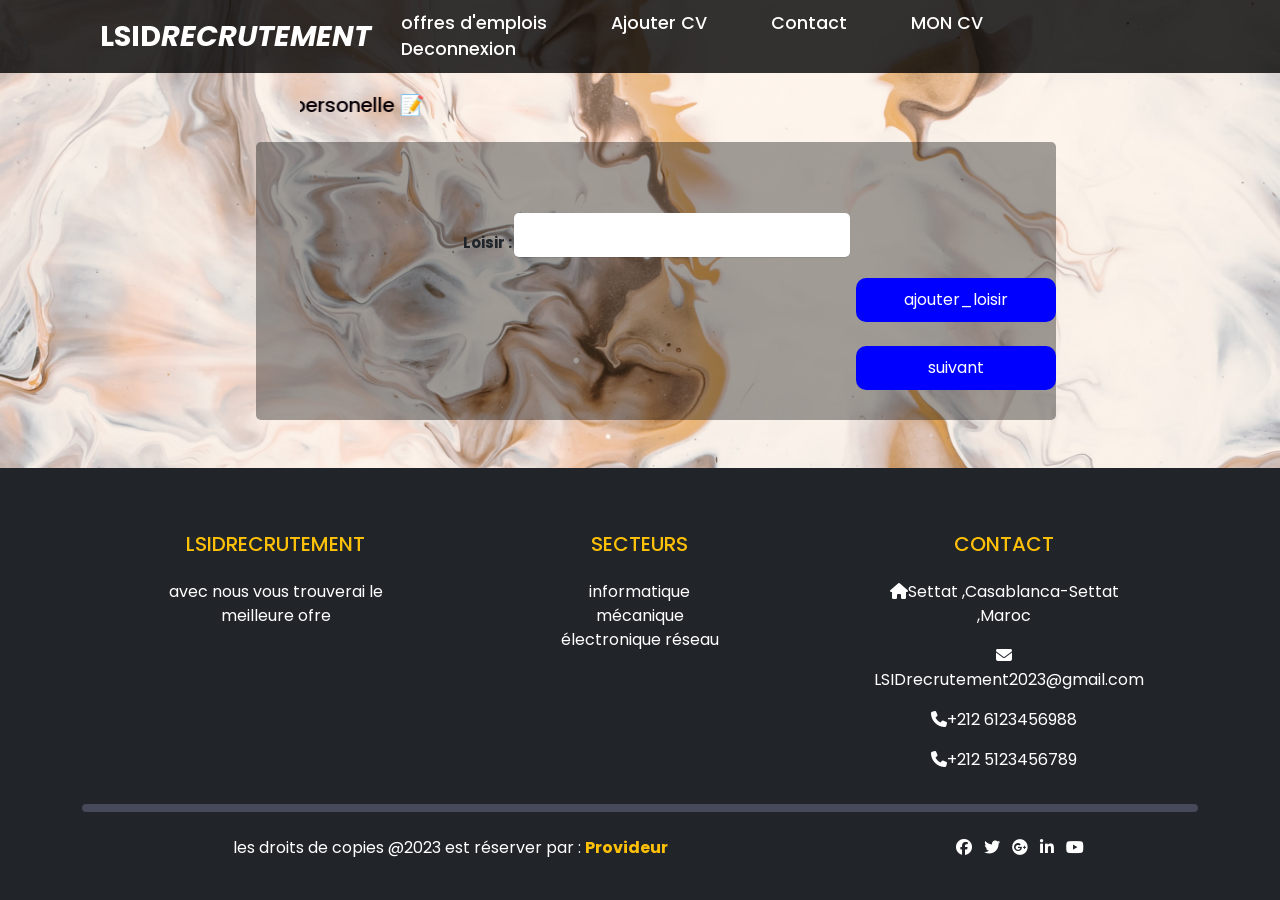
<file: loisir.html>
<!DOCTYPE html>
<html lang="en">

<head>
    <meta charset="UTF-8">
    <meta http-equiv="X-UA-Compatible" content="IE=edge">
    <meta name="viewport" content="width=device-width, initial-scale=1.0">
    <title>competence technique</title>
    <link rel="stylesheet" href="https://cdnjs.cloudflare.com/ajax/libs/font-awesome/6.3.0/css/all.min.css"
        integrity="sha512-SzlrxWUlpfuzQ+pcUCosxcglQRNAq/DZjVsC0lE40xsADsfeQoEypE+enwcOiGjk/bSuGGKHEyjSoQ1zVisanQ=="
        crossorigin="anonymous" referrerpolicy="no-referrer"   />

    <link href="https://cdn.jsdelivr.net/npm/bootstrap@5.3.0-alpha1/dist/css/bootstrap.min.css" rel="stylesheet"
        integrity="sha384-GLhlTQ8iRABdZLl6O3oVMWSktQOp6b7In1Zl3/Jr59b6EGGoI1aFkw7cmDA6j6gD" crossorigin="anonymous">

    <link href="sytle1.css" rel="stylesheet">
    <style>

header{
  background-color:  rgba(0, 0, 0, 0.8);
  width: 100%;
  z-index: 999;
  display: flex;
  justify-content: space-between;
  align-items: center;
  padding: 10px 100px;
}
.logo{
  text-decoration: none;
  color: white;
  text-transform: uppercase;
  font-weight: 700;
  font-size: 1.8em;
}

.navigation a{
  color: white;
  text-decoration: none;
  font-size: 1.1em;
  font-weight: 500;
  padding: 30px;
}

.navigation a:hover{
  color: #daa520;
}
    </style>
    <script src="https://code.jquery.com/jquery-3.6.0.min.js"></script>

</head>
<body>
    <header>
        <a href="#" class="logo">LSID<em class="e1">recrutement</em></a>
        <nav class="navigation">
            <a href="acueil_condidat.php">offres d'emplois</a>
            <a href="profil.php">Ajouter CV</a>
            <a href="#foot">Contact</a>
            <a href="cv.php">MON CV</a>
            <a href="deconnexion_C.php">Deconnexion</a>
        </nav>
    </header>
    <div class="h5">
        <h5>
            <marquee behavior="" direction="right"> remplir votre profil professionnelle et personelle 📝</marquee>
        </h5>

    </div>
    <form action="loisir.php" method="post" id="form">
        <div id="loisir">
            <p>&nbsp;</p>
            <table>
                <tr>
                    <td><label>Loisir : </label></td>
                    <td> <input type="text" id="loisir[0]" /></td>
                </tr> </table>
</div>
<button type="submit" id="ajouter_loisir">ajouter_loisir</button>
<br><br>
<button id="btn" name="suivant">suivant</button>
       
    </form>

    <script src="https://code.jquery.com/jquery-3.6.0.min.js"></script>
    <script>
        var i = 0;
        $("#ajouter_loisir").click(function (event) {
            i++;
            event.preventDefault();
            $("#loisir").append('<hr><p>&nbsp;</p><table><tr><td><label>autre loisir : </label></td><td><input type="text" id="loisir['+i+']"/></td></tr></table></hr>');
        });
 $(document).on('submit', '#form', function (e) {
            let loisir= [];
            e.preventDefault();
            event.preventDefault();
            for (var j = 0; j <= i; j++) {
loisir.push(document.getElementById("loisir[" + j + "]").value)
            }
            e.preventDefault();
            $.ajax({
                url: 'loisir.php',
                type: 'POST',
                data: {
                    suivant: "true",
                    loisir: loisir,
                },
success: function (response){
                    console.log(response)
                    // Traite la réponse de PHP si besoin
                    window.location.href = "cv.php";
},
error: function (jqXHR, textStatus, errorThrown){
 console.log(textStatus, errorThrown);
                }
            });
        });
    </script>
</body>
<br>
<br>
<footer class="bg-dark text-white pt-5 pb-4">
    <div class="container text-center text-md-left">
        <div class="row text-center text-md-left">
            <div class="col-md-3 col-xl-3 mx-auto mt-3">
                <h5 class="text-uppercase mb-4 font-weight-bold text-warning">LSIDrecrutement
                </h5>
                <p>avec nous vous trouverai le meilleure ofre</p>

            </div>
            <div class="col-md-2 col-lg-2 col-xl-2 mx-auto mt-3">
                <h5 class="text-uppercase mb-4 font-weight-bold text-warning"> Secteurs
                </h5>
                <p>
                    <a href="#" class="text-white" style="text-decoration :none;">informatique</a>


                    <a href="#" class="text-white" style="text-decoration :none;">mécanique</a>
                    <a href="#" class="text-white" style="text-decoration :none;">électronique</a>
                    <a href="#" class="text-white" style="text-decoration :none;">réseau</a>
                </p>
            </div>
            <div class="col-md-4 col-lg-3 col-xl-3 mx-auto mt-3">
                <h5 class="text-uppercase mb-4 font-weight-bold text-warning"> Contact</h5>
                <p>
                    <i class="fas fa-home mr-3"></i>Settat ,Casablanca-Settat ,Maroc
                </p>
                <p>
                    <i class="fas fa-envelope mr-3"></i>LSIDrecrutement2023@gmail.com
                </p>
                <p>
                    <i class="fas fa-phone mr-3"></i>+212 6123456988
                </p>
                <p>
                    <i class="fas fa-phone mr-3"></i>+212 5123456789
                </p>
            </div>
        </div>
        <hr class="mb-4">
        <div class="row alig-items-center">
            <div class="col-md-7 col-lg-8">
                <p>les droits de copies @2023 est réserver par :
                    <a href="#" style="text-decoration: none;">
                        <strong class="text-warning">Provideur</strong>
                    </a>

                </p>


            </div>
            <div class="col-md-5 col-lg-4">
                <div class="text-center text-md-right">
                    <ul class="list-unstyled list-inline">
                        <li class="list-inline-item">
                            <a href="#" class="btn-floating btn-sm text-white"><i class="fab fa-facebook"></i></a>
                        </li>
                        <li class="list-inline-item">
                            <a href="#" class="btn-floating btn-sm text-white"><i class="fab fa-twitter"></i></a>
                        </li>
                        <li class="list-inline-item">
                            <a href="#" class="btn-floating btn-sm text-white"><i class="fab fa-google-plus"></i></a>

                        </li>
                        <li class="list-inline-item">
                            <a href="#" class="btn-floating btn-sm text-white"><i class="fab fa-linkedin-in"></i></a>
                        </li>
                        <li class="list-inline-item">
                            <a href="#" class="btn-floating btn-sm text-white"><i class="fab fa-youtube"></i></a>
                        </li>
                </div>

            </div>
        </div>
    </div>
</footer>

</html>
</file>
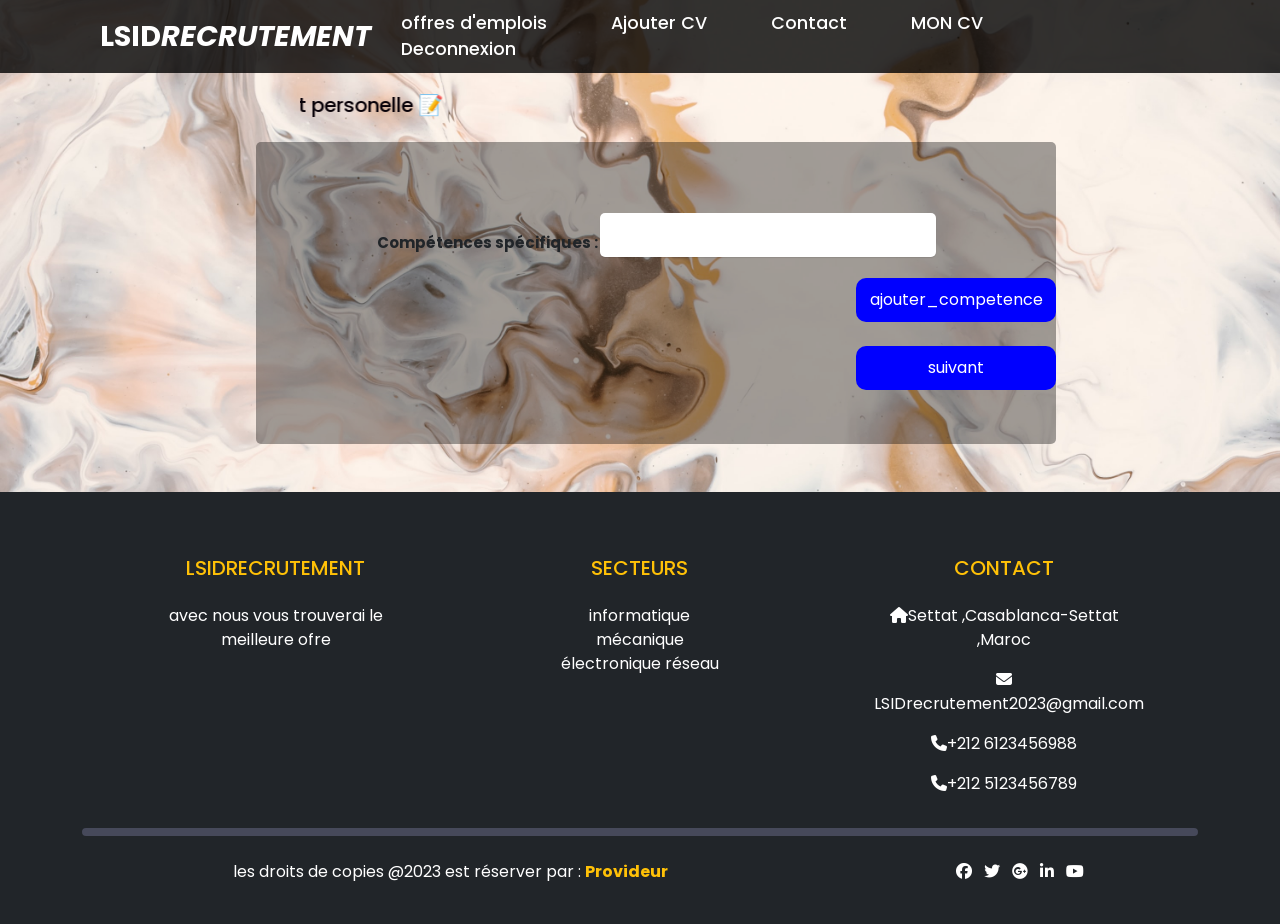
<file: technique.html>
<!DOCTYPE html>
<html lang="en">

<head>
    <meta charset="UTF-8">
    <meta http-equiv="X-UA-Compatible" content="IE=edge">
    <meta name="viewport" content="width=device-width, initial-scale=1.0">
    <title>competence technique</title>
    <link rel="stylesheet" href="https://cdnjs.cloudflare.com/ajax/libs/font-awesome/6.3.0/css/all.min.css"
        integrity="sha512-SzlrxWUlpfuzQ+pcUCosxcglQRNAq/DZjVsC0lE40xsADsfeQoEypE+enwcOiGjk/bSuGGKHEyjSoQ1zVisanQ=="
        crossorigin="anonymous" referrerpolicy="no-referrer"   />

    <link href="https://cdn.jsdelivr.net/npm/bootstrap@5.3.0-alpha1/dist/css/bootstrap.min.css" rel="stylesheet"
        integrity="sha384-GLhlTQ8iRABdZLl6O3oVMWSktQOp6b7In1Zl3/Jr59b6EGGoI1aFkw7cmDA6j6gD" crossorigin="anonymous">

    <link href="sytle1.css" rel="stylesheet">
    <style>
        header{
  background-color:  rgba(0, 0, 0, 0.8);
  width: 100%;
  z-index: 999;
  display: flex;
  justify-content: space-between;
  align-items: center;
  padding: 10px 100px;
}
.logo{
  text-decoration: none;
  color: white;
  text-transform: uppercase;
  font-weight: 700;
  font-size: 1.8em;
}

.navigation a{
  color: white;
  text-decoration: none;
  font-size: 1.1em;
  font-weight: 500;
  padding: 30px;
}

.navigation a:hover{
  color: #daa520;
}
    </style>
    <script src="https://code.jquery.com/jquery-3.6.0.min.js"></script>

</head>

<body>
    <header>
        <a href="#" class="logo">LSID<em class="e1">recrutement</em></a>
        <nav class="navigation">
            <a href="acueil_condidat.php">offres d'emplois</a>
            <a href="profil.php">Ajouter CV</a>
            <a href="#foot">Contact</a>
            <a href="cv.php">MON CV</a>
            <a href="deconnexion_C.php">Deconnexion</a>
        </nav>
    </header>
    <div class="h5">
        <h5>
            <marquee behavior="" direction="right"> remplir votre profil professionnelle et personelle 📝</marquee>
        </h5>

    </div>
    <form action="technique.php" method="post" id="form">
        <div id="competences_specifiques">
            <p>&nbsp;</p>
            <table>
                <tr>
                    <td><label>Compétences spécifiques : </label></td>
                    <td> <input type="text" id="competence[0]" /></td>
                </tr>

            </table>

        </div>
        <button type="submit" id="ajouter_competence">ajouter_competence</button>
        <br><br>
        <button id="btn" name="suivant">suivant</button>
        <br><br>
       
       
    </form>
    <script src="https://code.jquery.com/jquery-3.6.0.min.js"></script>

    <script>
        var i = 0;
        $("#ajouter_competence").click(function (event) {
            i++;
            event.preventDefault();
            $("#competences_specifiques").append('<hr><p >&nbsp;</p><table><tr> <td><label>autre compétence :  </label></td><td> <input  type="text" id="competence[' + i + ']"/></td> </tr> </table></hr>');
        });
        $(document).on('submit', '#form', function (e) {

            let competence = [];

            e.preventDefault();
            event.preventDefault();

            for (var j = 0; j <= i; j++) {
                competence.push(document.getElementById("competence[" + j + "]").value)

            }
            e.preventDefault();
            $.ajax({
                url: 'technique.php',
                type: 'POST',
                data: {
                    suivant: "true",
                    competence: competence,
                },
                success: function (response) {
                    console.log(response)
                    // Traite la réponse de PHP si besoin
                    window.location.href = "loisir.html";
                },
                error: function (jqXHR, textStatus, errorThrown) {
                    console.log(textStatus, errorThrown);
                }
            });
        });


    </script>
</body>
<br>
<br>
<footer class="bg-dark text-white pt-5 pb-4">
    <div class="container text-center text-md-left">
        <div class="row text-center text-md-left">
            <div class="col-md-3 col-xl-3 mx-auto mt-3">
                <h5 class="text-uppercase mb-4 font-weight-bold text-warning">LSIDrecrutement
                </h5>
                <p>avec nous vous trouverai le meilleure ofre</p>

            </div>
            <div class="col-md-2 col-lg-2 col-xl-2 mx-auto mt-3">
                <h5 class="text-uppercase mb-4 font-weight-bold text-warning"> Secteurs
                </h5>
                <p>
                    <a href="#" class="text-white" style="text-decoration :none;">informatique</a>


                    <a href="#" class="text-white" style="text-decoration :none;">mécanique</a>
                    <a href="#" class="text-white" style="text-decoration :none;">électronique</a>
                    <a href="#" class="text-white" style="text-decoration :none;">réseau</a>
                </p>
            </div>
            <div class="col-md-4 col-lg-3 col-xl-3 mx-auto mt-3">
                <h5 class="text-uppercase mb-4 font-weight-bold text-warning"> Contact</h5>
                <p>
                    <i class="fas fa-home mr-3"></i>Settat ,Casablanca-Settat ,Maroc
                </p>
                <p>
                    <i class="fas fa-envelope mr-3"></i>LSIDrecrutement2023@gmail.com
                </p>
                <p>
                    <i class="fas fa-phone mr-3"></i>+212 6123456988
                </p>
                <p>
                    <i class="fas fa-phone mr-3"></i>+212 5123456789
                </p>
            </div>
        </div>
        <hr class="mb-4">
        <div class="row alig-items-center">
            <div class="col-md-7 col-lg-8">
                <p>les droits de copies @2023 est réserver par :
                    <a href="#" style="text-decoration: none;">
                        <strong class="text-warning">Provideur</strong>
                    </a>

                </p>


            </div>
            <div class="col-md-5 col-lg-4">
                <div class="text-center text-md-right">
                    <ul class="list-unstyled list-inline">
                        <li class="list-inline-item">
                            <a href="#" class="btn-floating btn-sm text-white"><i class="fab fa-facebook"></i></a>
                        </li>
                        <li class="list-inline-item">
                            <a href="#" class="btn-floating btn-sm text-white"><i class="fab fa-twitter"></i></a>
                        </li>
                        <li class="list-inline-item">
                            <a href="#" class="btn-floating btn-sm text-white"><i class="fab fa-google-plus"></i></a>

                        </li>
                        <li class="list-inline-item">
                            <a href="#" class="btn-floating btn-sm text-white"><i class="fab fa-linkedin-in"></i></a>
                        </li>
                        <li class="list-inline-item">
                            <a href="#" class="btn-floating btn-sm text-white"><i class="fab fa-youtube"></i></a>
                        </li>
                </div>

            </div>
        </div>
    </div>
</footer>

</html>
</file>
<file: sytle1.css>
@import url('https://fonts.googleapis.com/css2?family=Poppins:ital,wght@0,100;0,200;0,300;0,400;0,500;0,600;0,700;0,800;0,900;1,100;1,200;1,300;1,400;1,500;1,600;1,700;1,800;1,900&display=swap');

body{
    background-image: url("images/pawel-czerwinski-9lNoGFaNI2c-unsplash.jpg");
   background-size: cover;

    
}

form {
    margin-top: 20px;
    margin-left: 20%;
    max-width: 800px;
    padding: 30px;
    background-color: rgba(0, 0, 0, 0.363);
    border-radius: 5px;
  }
  


.input select{
    color:rgb(137, 137, 252);
  
}
input[type="text"]{
    
    padding: 10px;
    margin-bottom: 20px;
    border: none;
    border-radius: 5px;
    background-color: #fff;
    box-shadow: 0 1px 1px rgba(0,0,0,0.1);
    
  }
  
  input[type="tel"]{
    width: 80%;
    padding: 10px;
    margin-bottom: 20px;
    border: none;
    border-radius: 5px;
    background-color: #fff;
    box-shadow: 0 1px 1px rgba(0,0,0,0.1);

  }
input[type="date"]{
    width: 80%;
    padding: 10px;
    margin-bottom: 20px;
    border: none;
    border-radius: 5px;
    background-color: #fff;
    box-shadow: 0 1px 1px rgba(0,0,0,0.1);
    color: grey;
}
input[type="email"]{
  width: 80%;
  padding: 10px;
  margin-bottom: 20px;
  border: none;
  border-radius: 5px;
  background-color: #fff;
  box-shadow: 0 1px 1px rgba(0,0,0,0.1);
  color: grey;
}
label {
    font-size: 15px;
    margin-bottom: 5px;
    font-weight: bold;
  }
  button {
    
    padding: 10px 10px;
    margin-left: 570px;
    border: none;
    border-radius: 10px;
    background-color: blue;
    color: #fff;
    cursor: pointer;
   width: 200px;
  }
.input_textearea{
    width: 80%;
    padding: 10px;
    margin-bottom: 20px;
    border: none;
    border-radius: 5px;
    background-color: #fff;
    box-shadow: 0 1px 1px rgba(0,0,0,0.1);
    
}
.suivant{
    margin-left:80%;
}
.suivant{
    padding: 10px 40px;
   border:solid green 3px;
    border: none;
    border-radius: 10px;
    background-color: green;
    color: #fff;
    cursor: pointer;
   width: 200px;
  text-decoration-line: none;

}
button:hover{
    background-color:rgb(163, 213, 241);
    color: blue;
}
.suivant:hover{
    background-color:rgb(163, 213, 241);
    color: green;
    border:green;
    
}
hr{
    border: 4px solid  rgb(179, 179, 235);
    border-radius: 10px;
    width: 100%;
    
}
.excp{
 color: blue;
 font-weight: bolder;
 margin-left: 200px;
 
}
 span{
    color:rgb(197, 162, 162);
    text-transform: lowercase;
  }
  .tete{
    color :white ;
    text-decoration: none;
margin-right: 80px;
float: right;
text-transform: uppercase;
  }
 
  .tete:hover{
    color :rgb(231, 139, 231);
  }
  .h5{
    color :rgb(8, 1, 8) ;
    margin-left: 300px;
    margin-top: 20px;
  }
  .erreur{
    color :red;
    display: none;
   
  }
 
*{  font-family: 'Poppins', sans-serif;
  margin: auto;
  padding: auto;

}
</file>
